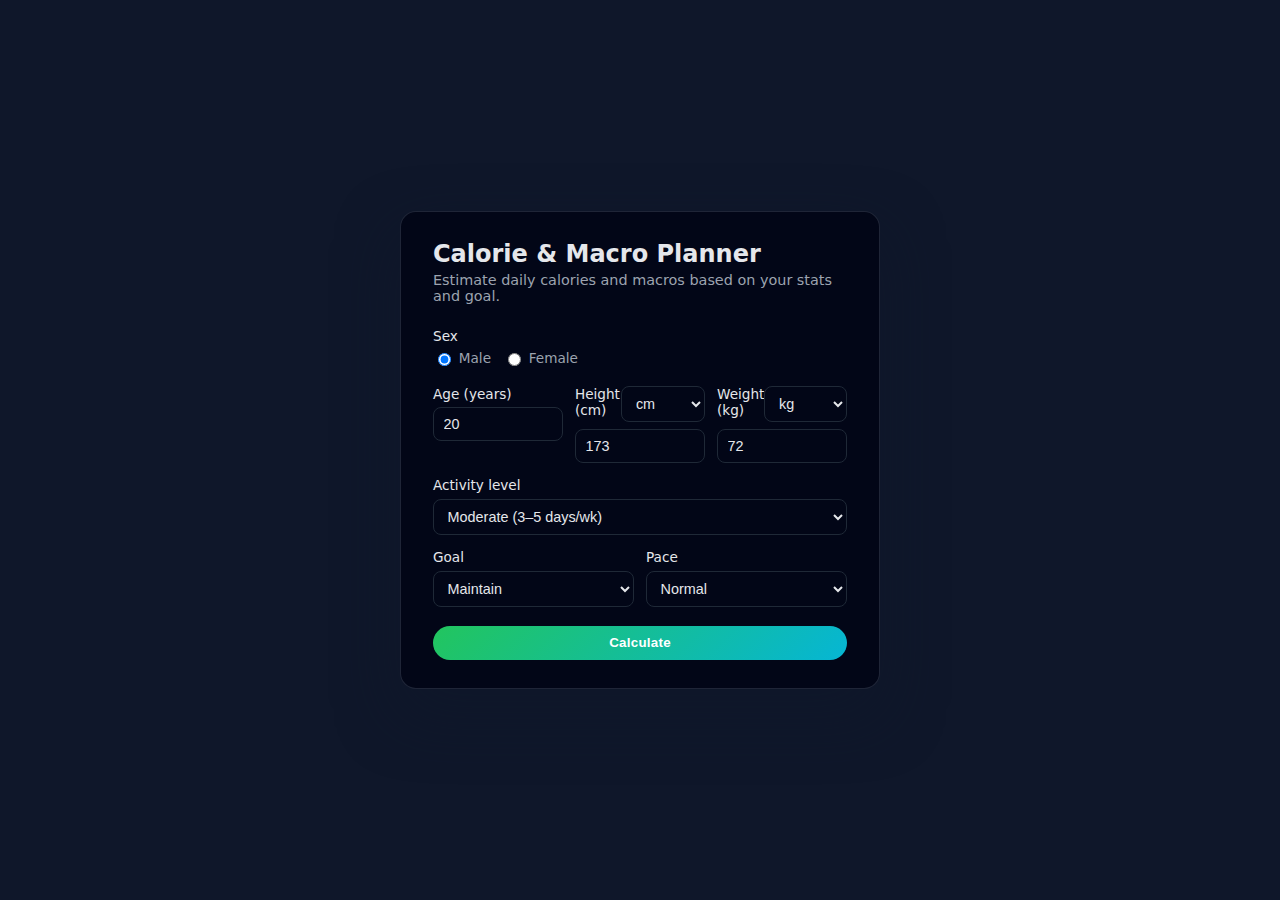
<file: index.html>
<!DOCTYPE html>
<html lang="en">
<head>
  <meta charset="UTF-8" />
  <title>Calorie & Macro Planner</title>
  <meta name="viewport" content="width=device-width, initial-scale=1" />
  <link rel="stylesheet" href="styles.css">
</head>
<body>
  <div class="card">
    <h1>Calorie & Macro Planner</h1>
    <p class="subtitle">Estimate daily calories and macros based on your stats and goal.</p>

    <form id="planner-form">
      <div class="field">
        <label>Sex</label>
        <div class="radio-group">
          <label><input type="radio" name="sex" value="male" checked> Male</label>
          <label><input type="radio" name="sex" value="female"> Female</label>
        </div>
      </div>

      <div class="row">
        <div class="field">
          <label for="age">Age (years)</label>
          <input id="age" type="number" min="14" max="100" value="20" required>
        </div>
        <div class="field">
          <div class="height-header">
            <label for="height" id="height-label">Height (cm)</label>
            <select id="height-unit" class="unit-select">
              <option value="cm" selected>cm</option>
              <option value="in">in</option>
            </select>
          </div>
          <input id="height" type="number" min="130" max="230" value="173" required>
        </div>
        <div class="field">
          <div class="weight-header">
            <label for="weight" id="weight-label">Weight (kg)</label>
            <select id="weight-unit" class="unit-select">
              <option value="kg" selected>kg</option>
              <option value="lb">lb</option>
            </select>
          </div>
          <input id="weight" type="number" min="35" max="300" value="72" required>
        </div>
      </div>

      <div class="field">
        <label for="activity">Activity level</label>
        <select id="activity">
          <option value="sedentary">Sedentary (little/no exercise)</option>
          <option value="light">Light (1–3 days/wk)</option>
          <option value="moderate" selected>Moderate (3–5 days/wk)</option>
          <option value="very">Very active (6–7 days/wk)</option>
          <option value="extra">Extra active (physical job + training)</option>
        </select>
      </div>

      <div class="row">
        <div class="field">
          <label for="goal">Goal</label>
          <select id="goal">
            <option value="cut">Cut (lose fat)</option>
            <option value="maintain" selected>Maintain</option>
            <option value="bulk">Bulk (gain muscle)</option>
          </select>
        </div>
        <div class="field">
          <label for="pace">Pace</label>
          <select id="pace">
            <option value="slow">Slow</option>
            <option value="normal" selected>Normal</option>
            <option value="aggressive">Aggressive</option>
          </select>
        </div>
      </div>

      <button type="submit" id="submit-btn">Calculate</button>
      <div id="error" class="error hidden"></div>
    </form>

    <div id="results" class="results hidden">
      <h2>Results</h2>
      <div class="grid">
        <div>
          <div class="label-sm">BMR</div>
          <div class="value" id="res-bmr"></div>
        </div>
        <div>
          <div class="label-sm">TDEE</div>
          <div class="value" id="res-tdee"></div>
        </div>
        <div>
          <div class="label-sm">Target calories</div>
          <div class="value" id="res-calories"></div>
        </div>
        <div>
          <div class="label-sm">Weekly change</div>
          <div class="value" id="res-weekly"></div>
        </div>
      </div>

      <h2 class="margin-top">Daily macros</h2>
      <div class="grid">
        <div>
          <div class="label-sm">Protein</div>
          <div class="value" id="res-protein"></div>
        </div>
        <div>
          <div class="label-sm">Fat</div>
          <div class="value" id="res-fat"></div>
        </div>
        <div>
          <div class="label-sm">Carbs</div>
          <div class="value" id="res-carbs"></div>
        </div>
      </div>
    </div>
  </div>

  <script>
    const form = document.getElementById('planner-form');
    const btn = document.getElementById('submit-btn');
    const errorBox = document.getElementById('error');
    const resultsBox = document.getElementById('results');
    const weightInput = document.getElementById('weight');
    const weightLabel = document.getElementById('weight-label');
    const weightUnitSelect = document.getElementById('weight-unit');
    let currentUnit = 'kg';

    const heightInput = document.getElementById('height');
    const heightLabel = document.getElementById('height-label');
    const heightUnitSelect = document.getElementById('height-unit');
    let currentHeightUnit = 'cm';

    const API_URL = 'http://localhost:8080/plan';

    // Weight unit dropdown functionality
    weightUnitSelect.addEventListener('change', () => {
      const newUnit = weightUnitSelect.value;
      if (newUnit === currentUnit) return;

      const currentValue = parseFloat(weightInput.value);
      if (isNaN(currentValue)) {
        currentUnit = newUnit;
        updateUnitDisplay();
        return;
      }

      // Convert value
      let newValue;
      if (currentUnit === 'kg' && newUnit === 'lb') {
        newValue = currentValue * 2.20462; // kg to lb
        weightInput.min = '77';
        weightInput.max = '661';
      } else {
        newValue = currentValue / 2.20462; // lb to kg
        weightInput.min = '35';
        weightInput.max = '300';
      }

      weightInput.value = Math.round(newValue * 10) / 10;
      currentUnit = newUnit;
      updateUnitDisplay();
    });

    function updateUnitDisplay() {
      weightLabel.textContent = `Weight (${currentUnit})`;
    }

    // Height unit dropdown functionality
    heightUnitSelect.addEventListener('change', () => {
      const newUnit = heightUnitSelect.value;
      if (newUnit === currentHeightUnit) return;

      const currentValue = parseFloat(heightInput.value);
      if (isNaN(currentValue)) {
        currentHeightUnit = newUnit;
        updateHeightUnitDisplay();
        return;
      }

      // Convert value
      let newValue;
      if (currentHeightUnit === 'cm' && newUnit === 'in') {
        newValue = currentValue / 2.54; // cm to inches
        heightInput.min = '51';
        heightInput.max = '91';
      } else {
        newValue = currentValue * 2.54; // inches to cm
        heightInput.min = '130';
        heightInput.max = '230';
      }

      heightInput.value = Math.round(newValue * 10) / 10;
      currentHeightUnit = newUnit;
      updateHeightUnitDisplay();
    });

    function updateHeightUnitDisplay() {
      heightLabel.textContent = `Height (${currentHeightUnit})`;
    }

    form.addEventListener('submit', async (e) => {
      e.preventDefault();
      errorBox.classList.add('hidden');
      resultsBox.classList.add('hidden');

      const sex = form.sex.value;
      const age = Number(document.getElementById('age').value);
      let height_cm = Number(document.getElementById('height').value);
      let weight_kg = Number(document.getElementById('weight').value);
      const activity = document.getElementById('activity').value;
      const goal = document.getElementById('goal').value;
      const pace = document.getElementById('pace').value;

      // Convert to cm if currently in inches
      if (currentHeightUnit === 'in') {
        height_cm = height_cm * 2.54;
      }

      // Convert to kg if currently in pounds
      if (currentUnit === 'lb') {
        weight_kg = weight_kg / 2.20462;
      }

      if (!age || !height_cm || !weight_kg) {
        errorBox.textContent = 'Please fill in all numeric fields.';
        errorBox.classList.remove('hidden');
        return;
      }

      const payload = {
        sex,
        age,
        height_cm,
        weight_kg,
        activity,
        goal,
        pace
      };

      btn.disabled = true;
      btn.textContent = 'Calculating...';

      try {
        const res = await fetch(API_URL, {
          method: 'POST',
          headers: { 'Content-Type': 'application/json' },
          body: JSON.stringify(payload)
        });

        if (!res.ok) {
          const errData = await res.json().catch(() => ({}));
          throw new Error(errData.error || `Server error (${res.status})`);
        }

        const data = await res.json();

        document.getElementById('res-bmr').textContent =
          `${data.bmr.toFixed(1)} kcal`;
        document.getElementById('res-tdee').textContent =
          `${data.tdee.toFixed(1)} kcal`;
        document.getElementById('res-calories').textContent =
          `${data.targetCalories.toFixed(1)} kcal`;

        document.getElementById('res-weekly').textContent =
          `${data.weeklyChangeKg.toFixed(2)} kg / ` +
          `${data.weeklyChangeLb.toFixed(2)} lb`;

        document.getElementById('res-protein').textContent =
          `${data.macros.protein_g.toFixed(0)} g`;
        document.getElementById('res-fat').textContent =
          `${data.macros.fat_g.toFixed(0)} g`;
        document.getElementById('res-carbs').textContent =
          `${data.macros.carbs_g.toFixed(0)} g`;

        resultsBox.classList.remove('hidden');
      } catch (err) {
        let errorMsg = err.message;
        if (err.name === 'TypeError' && err.message.includes('fetch')) {
          errorMsg = 'Failed to connect to server. Make sure the server is running on http://localhost:8080';
        }
        errorBox.textContent = errorMsg;
        errorBox.classList.remove('hidden');
      } finally {
        btn.disabled = false;
        btn.textContent = 'Calculate';
      }
    });
  </script>
</body>
</html>
</file>
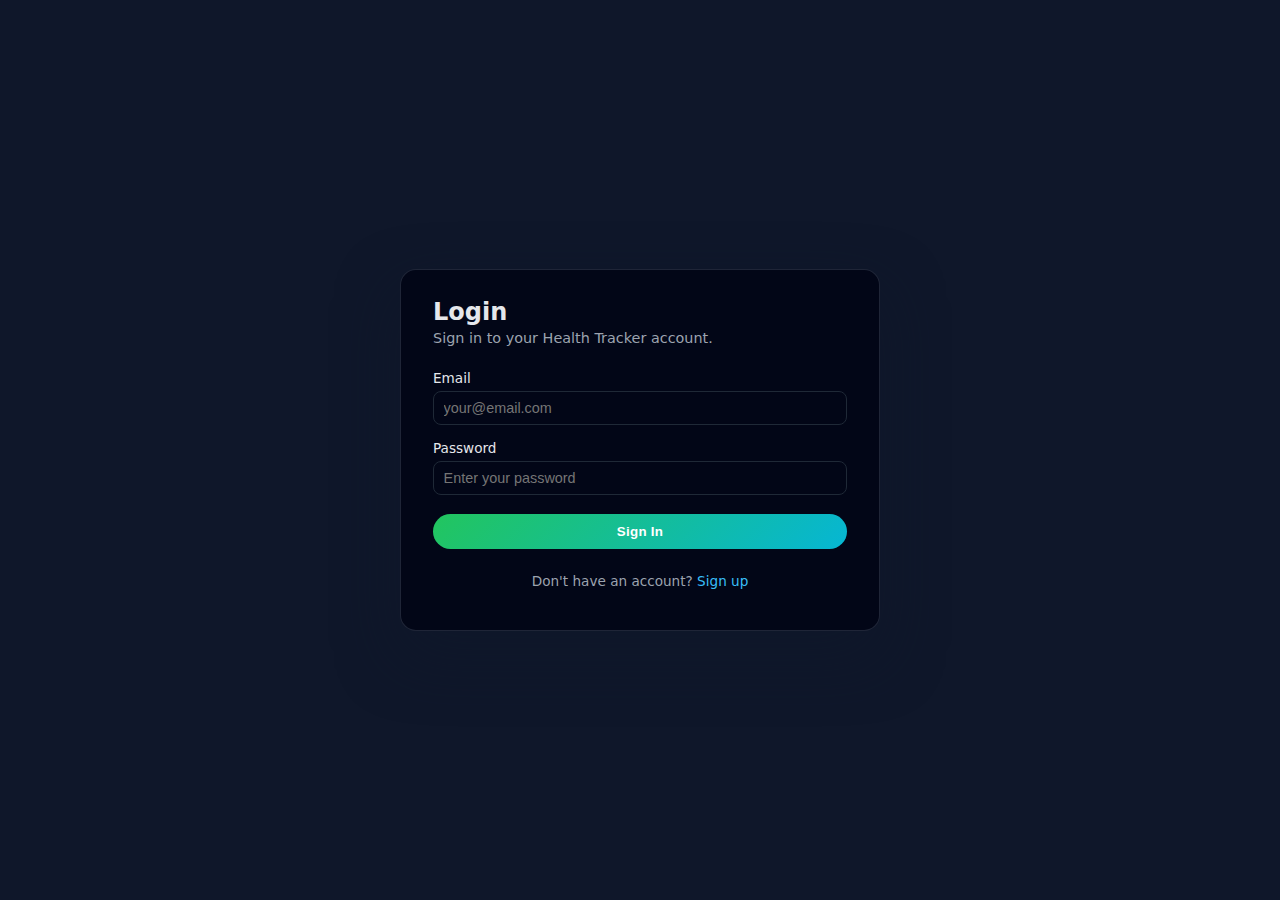
<file: login.html>
<!DOCTYPE html>
<html lang="en">
<head>
  <meta charset="UTF-8" />
  <title>Login - Health Tracker</title>
  <meta name="viewport" content="width=device-width, initial-scale=1" />
  <link rel="stylesheet" href="styles.css">
</head>
<body>
  <div class="card">
    <h1>Login</h1>
    <p class="subtitle">Sign in to your Health Tracker account.</p>

    <form id="login-form">
      <div class="field">
        <label for="email">Email</label>
        <input id="email" type="email" placeholder="your@email.com" required>
      </div>

      <div class="field">
        <label for="password">Password</label>
        <input id="password" type="password" placeholder="Enter your password" required>
      </div>

      <button type="submit" id="login-btn">Sign In</button>
      <div id="error" class="error hidden"></div>
    </form>

    <div style="margin-top: 1.5rem; text-align: center; font-size: 0.85rem; color: #9ca3af;">
      <p>Don't have an account? <a href="#" id="signup-link" style="color: #38bdf8; text-decoration: none;">Sign up</a></p>
    </div>
  </div>

  <script src="router.js"></script>
  <script>
    // Login form handling will be added here
    const form = document.getElementById('login-form');
    const btn = document.getElementById('login-btn');
    const errorBox = document.getElementById('error');

    form.addEventListener('submit', async (e) => {
      e.preventDefault();
      errorBox.classList.add('hidden');
      
      const email = document.getElementById('email').value;
      const password = document.getElementById('password').value;

      // Login logic will be implemented here
      console.log('Login attempt:', { email, password });
    });
  </script>
</body>
</html>
</file>
<file: styles.css>
* { box-sizing: border-box; }
body {
  font-family: system-ui, -apple-system, BlinkMacSystemFont, "Segoe UI", sans-serif;
  margin: 0;
  min-height: 100vh;
  display: flex;
  align-items: center;
  justify-content: center;
  background: #0f172a;
  color: #e5e7eb;
}
.card {
  background: #020617;
  border-radius: 1rem;
  padding: 1.75rem 2rem;
  max-width: 480px;
  width: 100%;
  box-shadow: 0 24px 60px rgba(15, 23, 42, 0.6);
  border: 1px solid rgba(148, 163, 184, 0.2);
}
h1 {
  margin-top: 0;
  font-size: 1.5rem;
  margin-bottom: 0.25rem;
}
p.subtitle {
  margin-top: 0;
  margin-bottom: 1.5rem;
  font-size: 0.9rem;
  color: #9ca3af;
}
label {
  font-size: 0.85rem;
  display: block;
  margin-bottom: 0.35rem;
  color: #e5e7eb;
}
.row {
  display: flex;
  gap: 0.75rem;
}
.field {
  margin-bottom: 0.9rem;
  width: 100%;
}
input, select {
  width: 100%;
  padding: 0.5rem 0.6rem;
  border-radius: 0.5rem;
  border: 1px solid #1f2937;
  background: #020617;
  color: #e5e7eb;
  font-size: 0.9rem;
}
input:focus, select:focus {
  outline: 2px solid #38bdf8;
  outline-offset: 1px;
  border-color: transparent;
}
.radio-group {
  display: flex;
  gap: 0.75rem;
  font-size: 0.85rem;
}
.radio-group label {
  display: flex;
  align-items: center;
  gap: 0.3rem;
  cursor: pointer;
  color: #9ca3af;
}
button {
  width: 100%;
  padding: 0.6rem 0.8rem;
  border-radius: 999px;
  border: none;
  background: linear-gradient(135deg, #22c55e, #06b6d4);
  color: white;
  font-weight: 600;
  letter-spacing: 0.02em;
  cursor: pointer;
  margin-top: 0.3rem;
}
button:hover {
  filter: brightness(1.08);
}
button:disabled {
  opacity: 0.6;
  cursor: default;
}
.results {
  margin-top: 1.25rem;
  padding-top: 1rem;
  border-top: 1px solid rgba(148, 163, 184, 0.3);
  font-size: 0.9rem;
}
.results h2 {
  margin-top: 0;
  font-size: 1rem;
  margin-bottom: 0.5rem;
}
.results h2.margin-top {
  margin-top: 1rem;
}
.margin-top {
  margin-top: 1rem;
}
.grid {
  display: grid;
  grid-template-columns: repeat(2, minmax(0, 1fr));
  gap: 0.4rem 1.2rem;
}
.label-sm {
  font-size: 0.75rem;
  color: #9ca3af;
}
.value {
  font-weight: 600;
  font-size: 0.95rem;
}
.error {
  margin-top: 0.5rem;
  font-size: 0.8rem;
  color: #f97373;
}
.weight-header, .height-header {
  display: flex;
  align-items: center;
  justify-content: space-between;
  margin-bottom: 0.35rem;
}
.unit-toggle {
  font-size: 0.75rem;
  padding: 0.25rem 0.5rem;
  border-radius: 0.375rem;
  border: 1px solid #1f2937;
  background: #020617;
  color: #9ca3af;
  cursor: pointer;
  transition: all 0.2s;
}
.unit-toggle:hover {
  background: #1f2937;
  color: #e5e7eb;
}
.unit-toggle.active {
  background: #38bdf8;
  color: white;
  border-color: #38bdf8;
}
.unit-toggle-group {
  display: flex;
  gap: 0.25rem;
}
.hidden {
  display: none;
}
</file>
